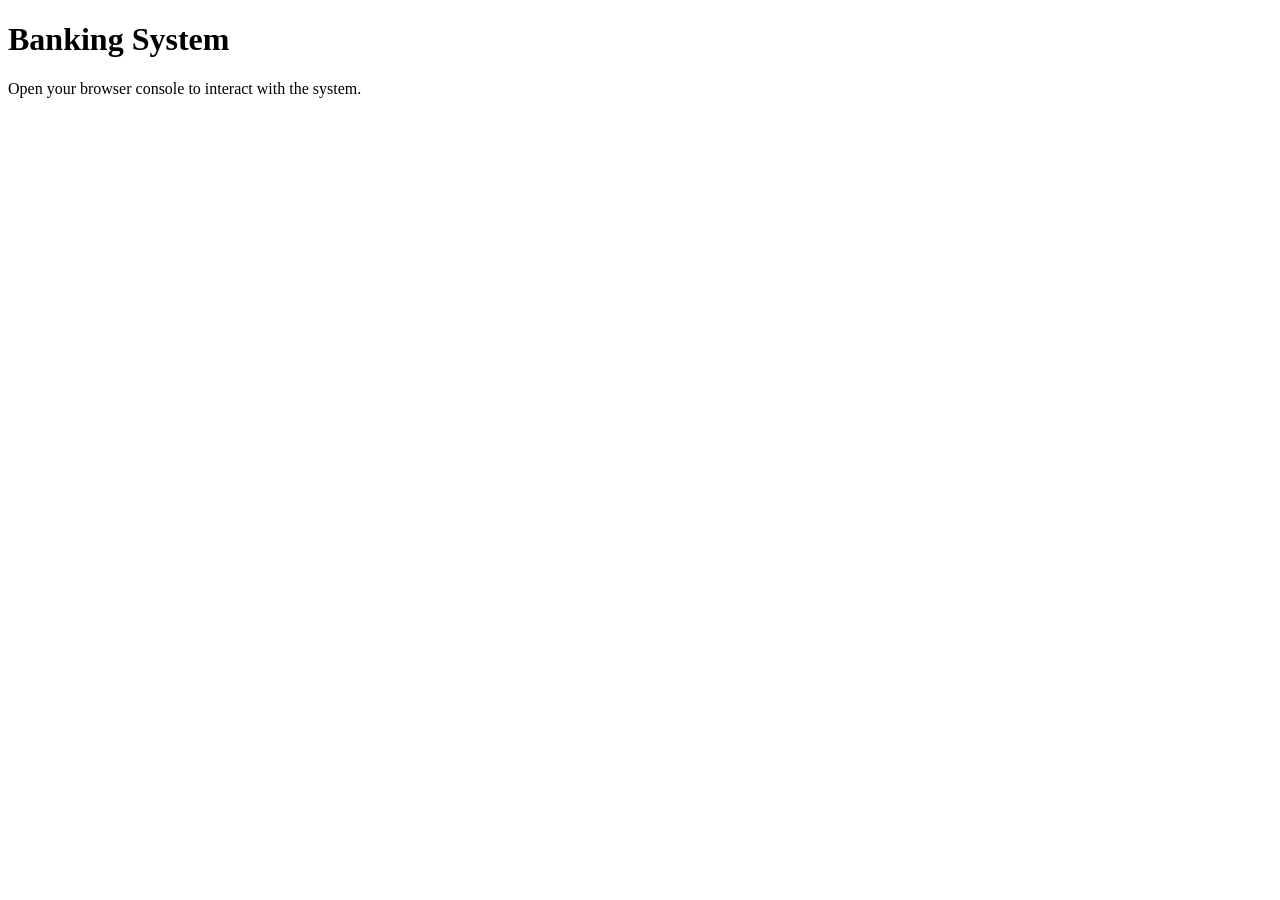
<file: index.html>
<!DOCTYPE html>
<html lang="en">
<head>
  <meta charset="UTF-8" />
  <title>Banking System</title>
  <link rel="icon" href="data:," /> 
</head>
<body>
  <h1>Banking System</h1>
  <p>Open your browser console to interact with the system.</p>

  <script type="module" src="./index.js"></script>
</body>
</html>
</file>
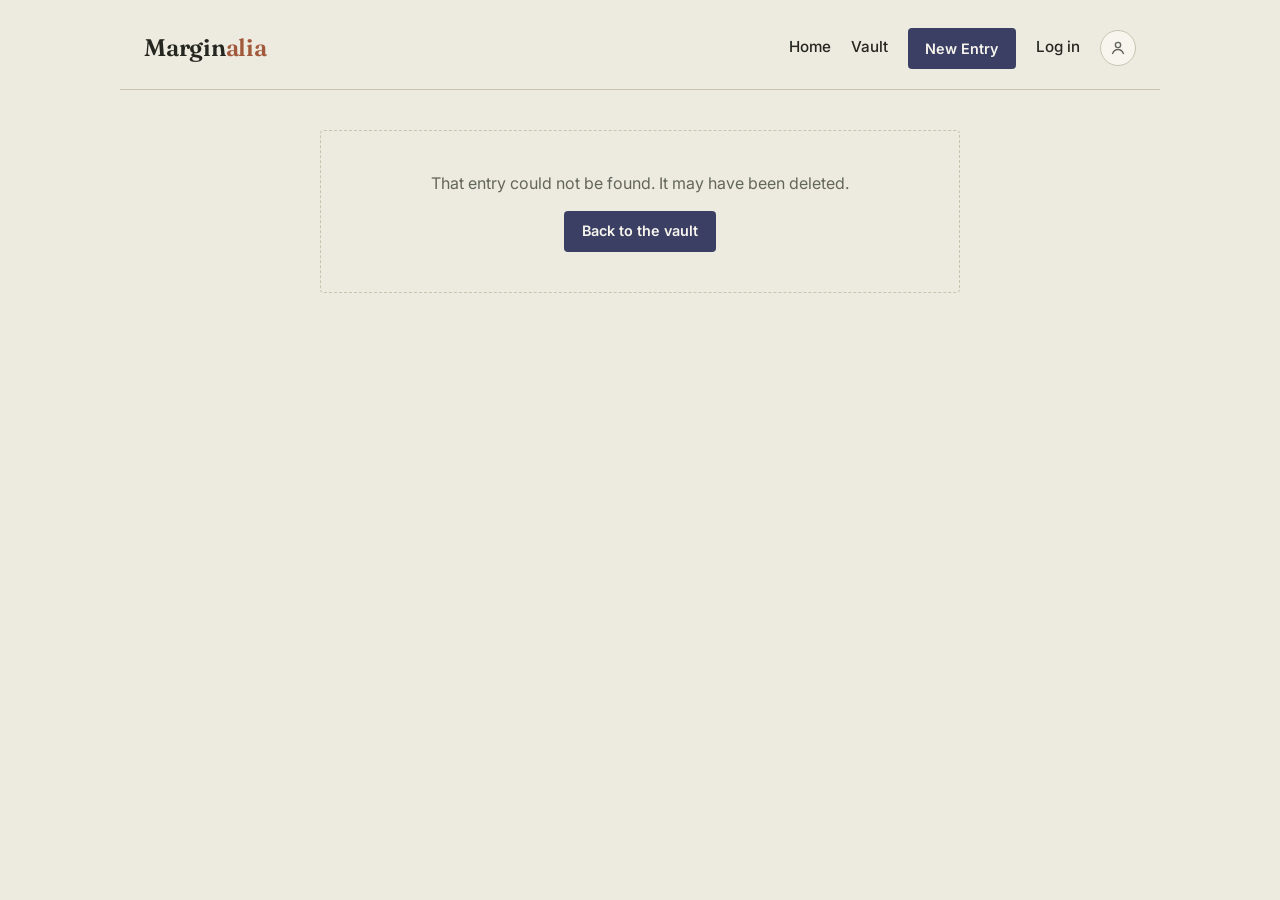
<file: entry.html>
<!DOCTYPE html>
<html lang="en">
<head>
  <meta charset="UTF-8" />
  <meta name="viewport" content="width=device-width, initial-scale=1.0" />
  <title>Marginalia — Entry</title>
  <link rel="stylesheet" href="styles.css" />
</head>
<body>

  <header class="site-header">
    <a href="index.html" class="wordmark">Margin<span>alia</span></a>
    <nav class="main-nav">
      <a href="index.html" class="nav-link">Home</a>
      <a href="vault.html" class="nav-link">Vault</a>
      <a href="new-entry.html" class="btn btn-primary">New Entry</a>
      <a href="profile.html" class="avatar" title="Profile">
        <svg viewBox="0 0 24 24" fill="none" stroke="currentColor" stroke-width="1.8">
          <circle cx="12" cy="8" r="3.5"></circle>
          <path d="M4.5 20c1.5-4 5-6 7.5-6s6 2 7.5 6"></path>
        </svg>
      </a>
    </nav>
  </header>

  <main class="page">
    <article class="reading" id="reading">
      <p class="empty-state">Loading entry...</p>
    </article>
  </main>

  <script src="storage.js"></script>
  <script src="auth.js"></script>
  <script src="entry.js"></script>
</body>
</html>
</file>
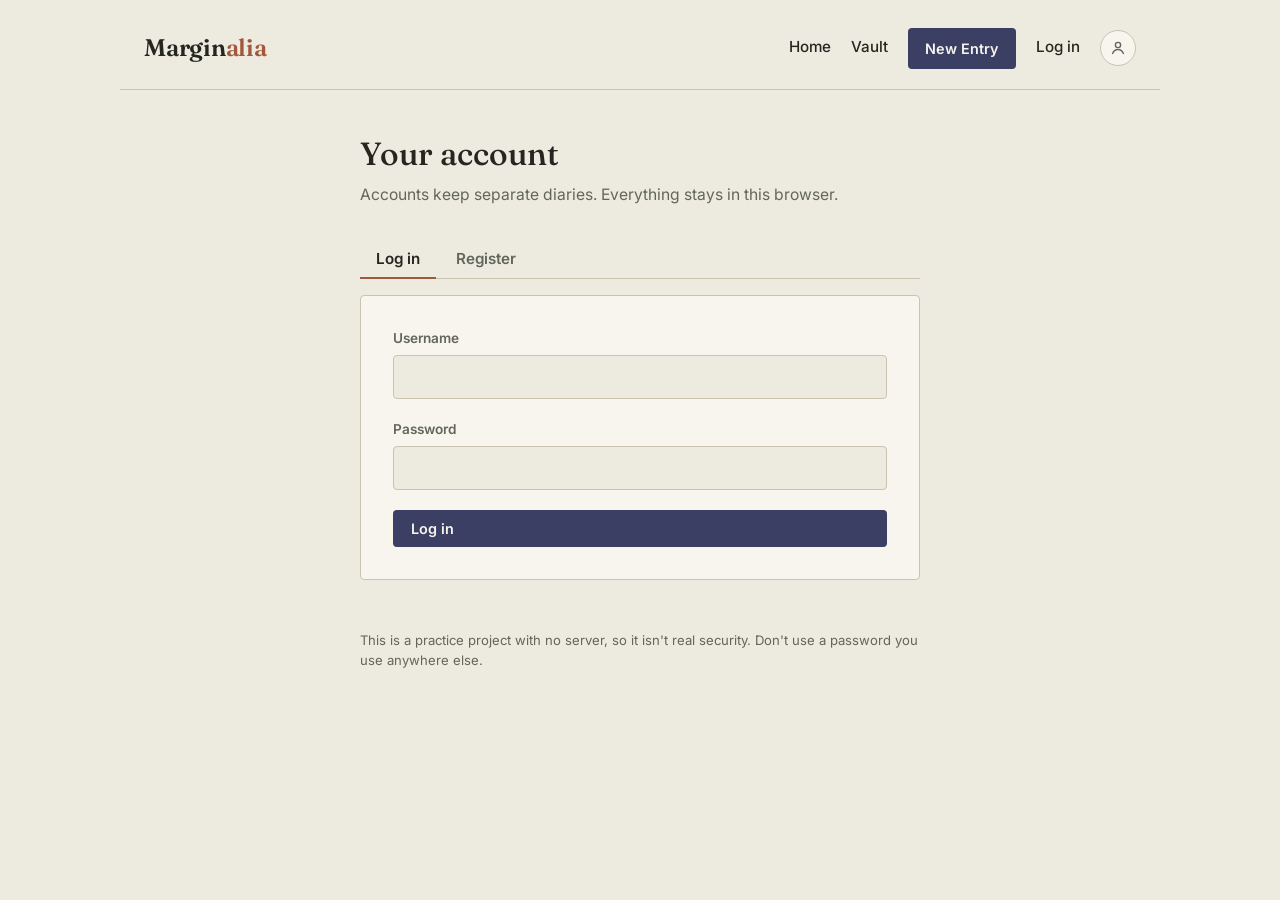
<file: login.html>
<!DOCTYPE html>
<html lang="en">
<head>
  <meta charset="UTF-8" />
  <meta name="viewport" content="width=device-width, initial-scale=1.0" />
  <title>Marginalia — Log in</title>
  <link rel="stylesheet" href="styles.css" />
</head>
<body>

  <header class="site-header">
    <a href="index.html" class="wordmark">Margin<span>alia</span></a>
    <nav class="main-nav">
      <a href="index.html" class="nav-link">Home</a>
      <a href="vault.html" class="nav-link">Vault</a>
      <a href="new-entry.html" class="btn btn-primary">New Entry</a>
      <a href="profile.html" class="avatar" title="Profile">
        <svg viewBox="0 0 24 24" fill="none" stroke="currentColor" stroke-width="1.8">
          <circle cx="12" cy="8" r="3.5"></circle>
          <path d="M4.5 20c1.5-4 5-6 7.5-6s6 2 7.5 6"></path>
        </svg>
      </a>
    </nav>
  </header>

  <main class="page">
    <div class="entry-form-wrap">
      <div class="page-intro">
        <h1 class="page-title">Your account</h1>
        <p class="page-subtitle">Accounts keep separate diaries. Everything stays in this browser.</p>
      </div>

      <div class="tabs" role="tablist">
        <button type="button" class="tab active" id="tab-login" role="tab" aria-selected="true">Log in</button>
        <button type="button" class="tab" id="tab-register" role="tab" aria-selected="false">Register</button>
      </div>

      <form class="entry-form" id="login-form">
        <div class="field">
          <label for="login-user">Username</label>
          <input type="text" id="login-user" autocomplete="username" required />
        </div>
        <div class="field">
          <label for="login-pass">Password</label>
          <input type="password" id="login-pass" autocomplete="current-password" required />
        </div>
        <button type="submit" class="btn btn-primary">Log in</button>
      </form>

      <form class="entry-form" id="register-form" hidden>
        <div class="field">
          <label for="reg-user">Choose a username</label>
          <input type="text" id="reg-user" autocomplete="username" maxlength="20" required />
        </div>
        <div class="field">
          <label for="reg-pass">Choose a password</label>
          <input type="password" id="reg-pass" autocomplete="new-password" minlength="6" required />
        </div>
        <button type="submit" class="btn btn-primary">Create account</button>
      </form>

      <p class="form-message" id="auth-message" role="alert"></p>
      <p class="form-note">This is a practice project with no server, so it isn't real security. Don't use a password you use anywhere else.</p>
    </div>
  </main>

  <script src="storage.js"></script>
  <script src="auth.js"></script>
  <script src="login.js"></script>
</body>
</html>
</file>
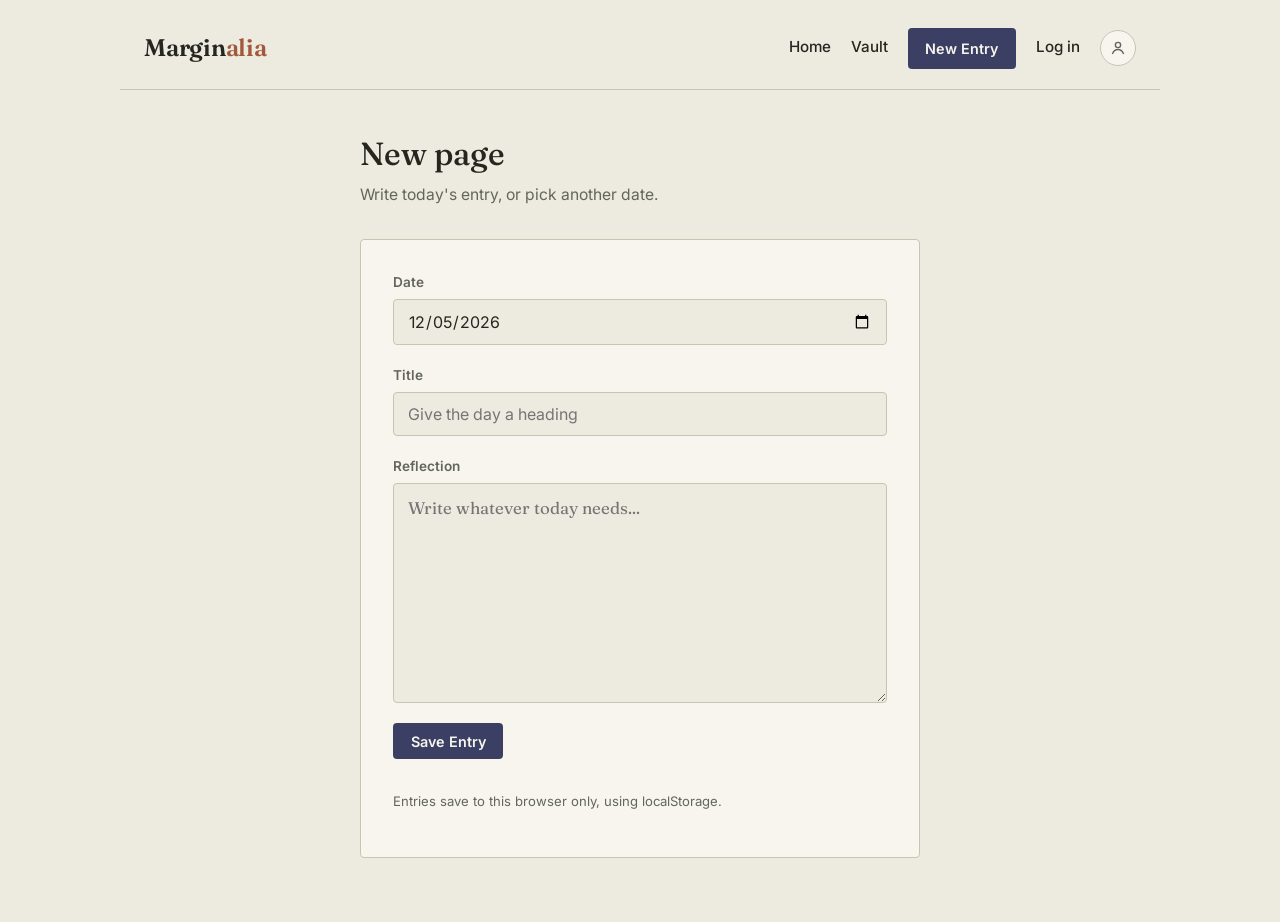
<file: new-entry.html>
<!DOCTYPE html>
<html lang="en">
<head>
  <meta charset="UTF-8" />
  <meta name="viewport" content="width=device-width, initial-scale=1.0" />
  <title>Marginalia — New Entry</title>
  <link rel="stylesheet" href="styles.css" />
</head>
<body>

  <header class="site-header">
    <a href="index.html" class="wordmark">Margin<span>alia</span></a>
    <nav class="main-nav">
      <a href="index.html" class="nav-link">Home</a>
      <a href="vault.html" class="nav-link">Vault</a>
      <a href="new-entry.html" class="btn btn-primary">New Entry</a>
      <a href="profile.html" class="avatar" title="Profile">
        <svg viewBox="0 0 24 24" fill="none" stroke="currentColor" stroke-width="1.8">
          <circle cx="12" cy="8" r="3.5"></circle>
          <path d="M4.5 20c1.5-4 5-6 7.5-6s6 2 7.5 6"></path>
        </svg>
      </a>
    </nav>
  </header>

  <main class="page">
    <div class="entry-form-wrap">
      <div class="page-intro">
        <h1 class="page-title" id="form-heading">New page</h1>
        <p class="page-subtitle" id="form-subtitle">Write today's entry, or pick another date.</p>
      </div>

      <form class="entry-form" id="entry-form">
        <div class="field">
          <label for="entry-date">Date</label>
          <input type="date" id="entry-date" name="date" required />
        </div>

        <div class="field">
          <label for="entry-title">Title</label>
          <input type="text" id="entry-title" name="title" placeholder="Give the day a heading" maxlength="80" required />
        </div>

        <div class="field">
          <label for="entry-body">Reflection</label>
          <textarea id="entry-body" name="body" placeholder="Write whatever today needs..." required></textarea>
        </div>

        <div class="form-footer">
          <button type="submit" class="btn btn-primary" id="save-btn">Save Entry</button>
          <span class="save-confirm" id="save-confirm" role="status">Saved to your vault ✓</span>
        </div>
        <p class="form-note" id="form-note">Entries save to this browser only, using localStorage.</p>
      </form>
    </div>
  </main>

  <script src="storage.js"></script>
  <script src="auth.js"></script>
  <script src="new-entry.js"></script>
</body>
</html>
</file>
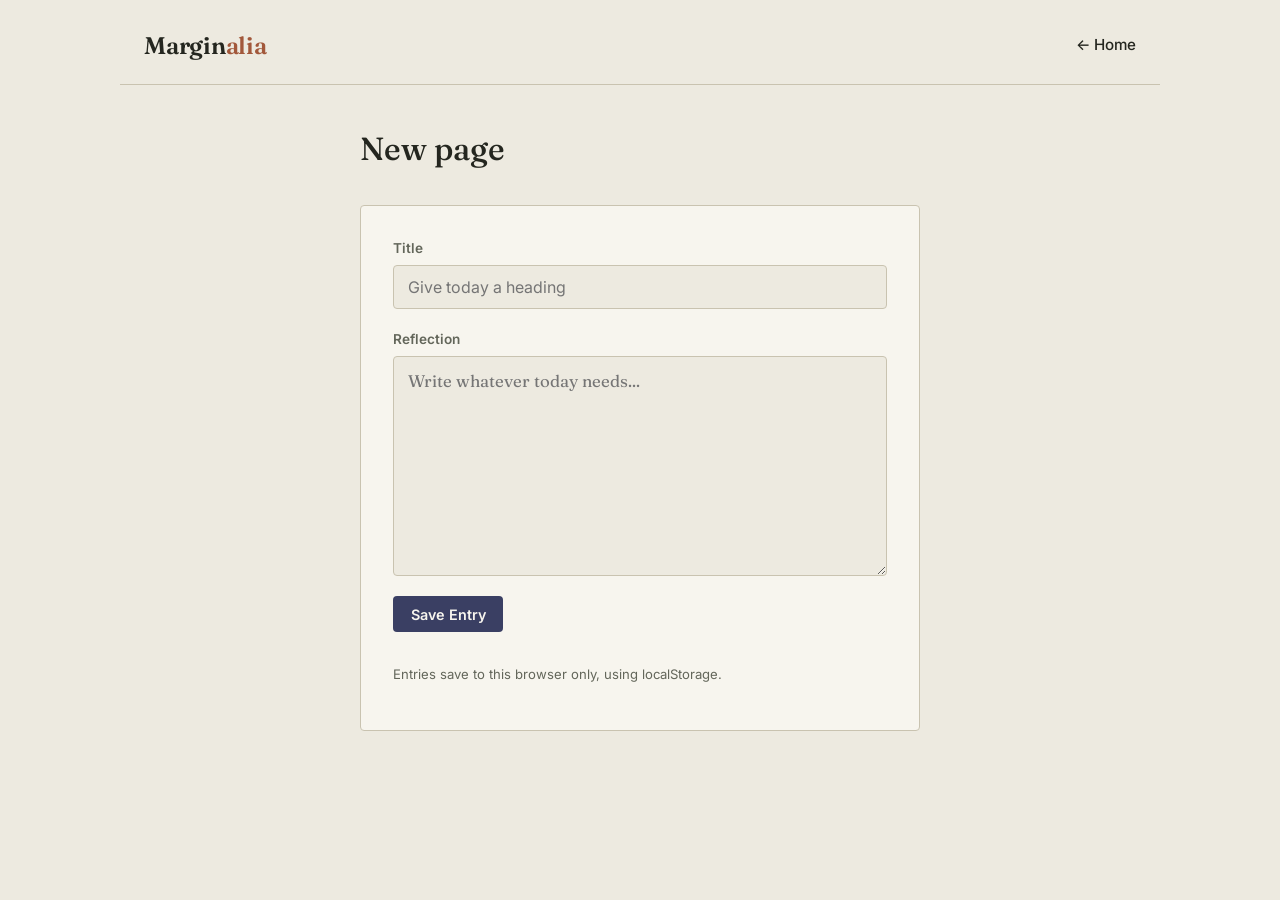
<file: newentry.html>
<!DOCTYPE html>
<html lang="en">
<head>
  <meta charset="UTF-8" />
  <meta name="viewport" content="width=device-width, initial-scale=1.0" />
  <title>Marginalia — New Entry</title>
  <link rel="stylesheet" href="styles.css" />
</head>
<body>

  <header class="site-header">
    <a href="index.html" class="wordmark">Margin<span>alia</span></a>
    <nav class="main-nav">
      <a href="index.html" class="nav-link">&larr; Home</a>
    </nav>
  </header>

  <main class="page">
    <div class="entry-form-wrap">
      <div class="page-intro">
        <h1 class="page-title">New page</h1>
        <p class="page-subtitle" id="today-label"></p>
      </div>

      <form class="entry-form" id="entry-form">
        <div class="field">
          <label for="entry-title">Title</label>
          <input type="text" id="entry-title" name="title" placeholder="Give today a heading" required />
        </div>

        <div class="field">
          <label for="entry-body">Reflection</label>
          <textarea id="entry-body" name="body" placeholder="Write whatever today needs..." required></textarea>
        </div>

        <div class="form-footer">
          <button type="submit" class="btn btn-primary" id="save-btn">Save Entry</button>
          <span class="save-confirm" id="save-confirm">Saved to your vault ✓</span>
        </div>
        <p class="form-note">Entries save to this browser only, using localStorage.</p>
      </form>
    </div>
  </main>

  <script src="storage.js"></script>
  <script src="new-entry.js"></script>
</body>
</html>
</file>
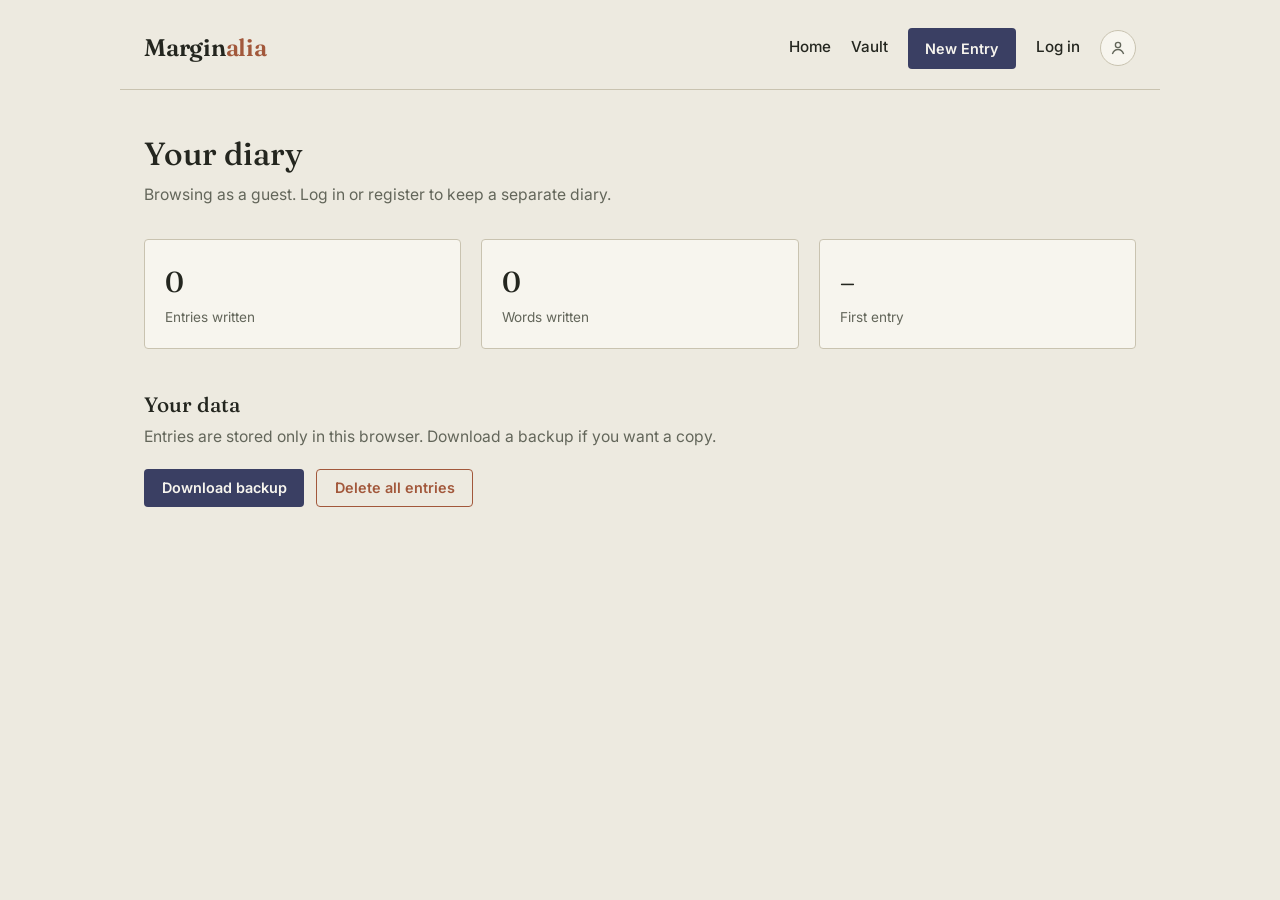
<file: profile.html>
<!DOCTYPE html>
<html lang="en">
<head>
  <meta charset="UTF-8" />
  <meta name="viewport" content="width=device-width, initial-scale=1.0" />
  <title>Marginalia — Profile</title>
  <link rel="stylesheet" href="styles.css" />
</head>
<body>

  <header class="site-header">
    <a href="index.html" class="wordmark">Margin<span>alia</span></a>
    <nav class="main-nav">
      <a href="index.html" class="nav-link">Home</a>
      <a href="vault.html" class="nav-link">Vault</a>
      <a href="new-entry.html" class="btn btn-primary">New Entry</a>
      <a href="profile.html" class="avatar" title="Profile">
        <svg viewBox="0 0 24 24" fill="none" stroke="currentColor" stroke-width="1.8">
          <circle cx="12" cy="8" r="3.5"></circle>
          <path d="M4.5 20c1.5-4 5-6 7.5-6s6 2 7.5 6"></path>
        </svg>
      </a>
    </nav>
  </header>

  <main class="page">
    <div class="page-intro">
      <h1 class="page-title">Your diary</h1>
      <p class="page-subtitle" id="who">A summary of what's saved in this browser.</p>
    </div>

    <section class="stats">
      <div class="stat">
        <span class="stat-number" id="stat-count">0</span>
        <span class="stat-label">Entries written</span>
      </div>
      <div class="stat">
        <span class="stat-number" id="stat-words">0</span>
        <span class="stat-label">Words written</span>
      </div>
      <div class="stat">
        <span class="stat-number" id="stat-first">–</span>
        <span class="stat-label">First entry</span>
      </div>
    </section>

    <section class="profile-actions">
      <h2 class="section-title">Your data</h2>
      <p class="page-subtitle">Entries are stored only in this browser. Download a backup if you want a copy.</p>
      <div class="action-row">
        <button type="button" class="btn btn-primary" id="export-btn">Download backup</button>
        <button type="button" class="btn btn-danger" id="clear-btn">Delete all entries</button>
      </div>
      <p class="save-confirm" id="profile-message"></p>
    </section>
  </main>

  <script src="storage.js"></script>
  <script src="auth.js"></script>
  <script src="profile.js"></script>
</body>
</html>
</file>
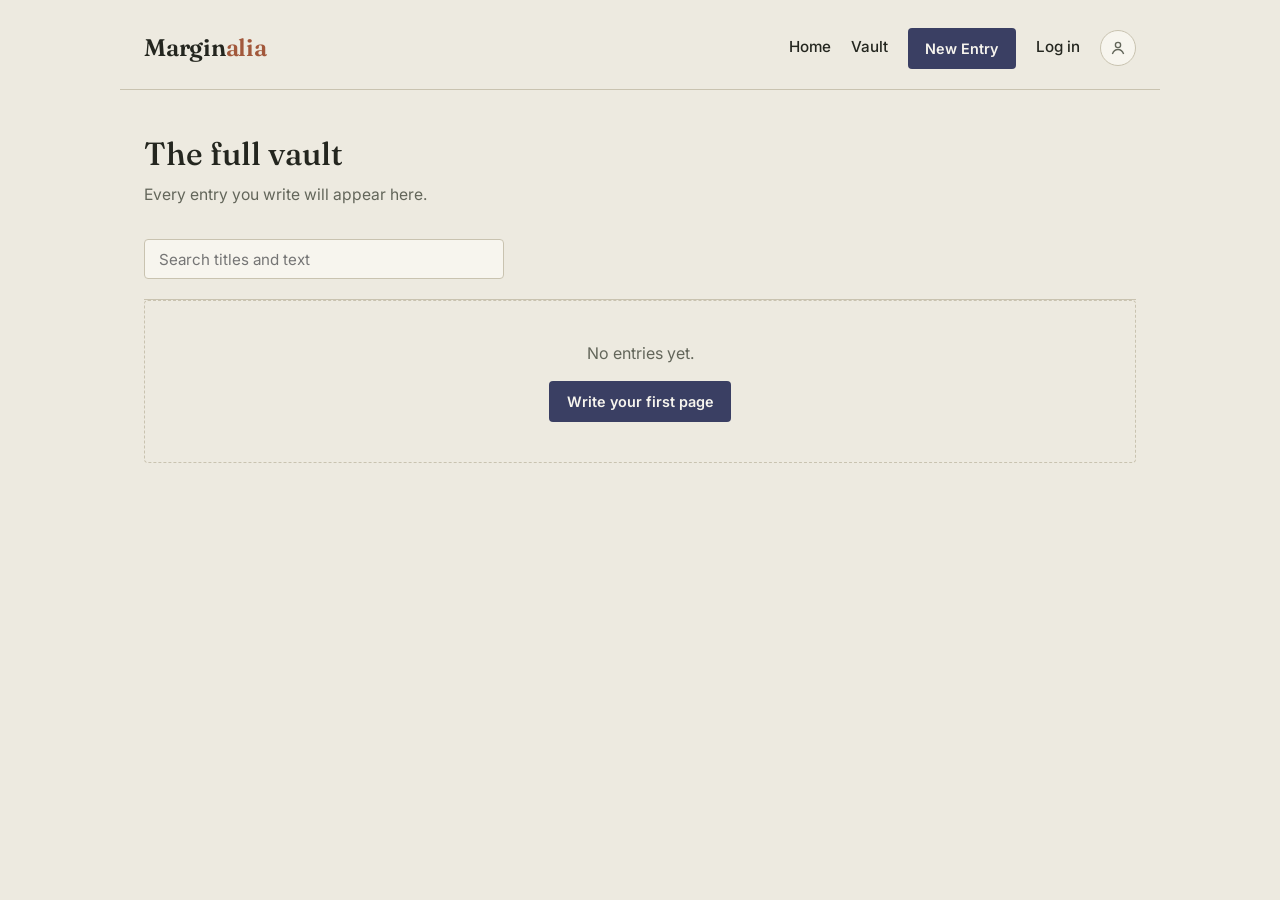
<file: vault.html>
<!DOCTYPE html>
<html lang="en">
<head>
  <meta charset="UTF-8" />
  <meta name="viewport" content="width=device-width, initial-scale=1.0" />
  <title>Marginalia — Vault</title>
  <link rel="stylesheet" href="styles.css" />
</head>
<body>

  <header class="site-header">
    <a href="index.html" class="wordmark">Margin<span>alia</span></a>
    <nav class="main-nav">
      <a href="index.html" class="nav-link">Home</a>
      <a href="vault.html" class="nav-link">Vault</a>
      <a href="new-entry.html" class="btn btn-primary">New Entry</a>
      <a href="profile.html" class="avatar" title="Profile">
        <svg viewBox="0 0 24 24" fill="none" stroke="currentColor" stroke-width="1.8">
          <circle cx="12" cy="8" r="3.5"></circle>
          <path d="M4.5 20c1.5-4 5-6 7.5-6s6 2 7.5 6"></path>
        </svg>
      </a>
    </nav>
  </header>

  <main class="page">
    <div class="page-intro">
      <h1 class="page-title">The full vault</h1>
      <p class="page-subtitle" id="vault-count">Every entry you've written, newest first.</p>
    </div>

    <div class="toolbar">
      <label class="visually-hidden" for="search">Search entries</label>
      <input type="search" id="search" class="search-input" placeholder="Search titles and text" />
    </div>

    <div class="ledger" id="ledger">
      <!-- Milestone 1: hardcoded full-width rows to test the layout.
           Milestone 5 replaces these with every entry from localStorage. -->
      <div class="ledger-row">
        <span class="ledger-date">14 Mar 2026</span>
        <div>
          <h2 class="ledger-title">A slow Sunday</h2>
          <p class="ledger-body">Spent the morning re-reading old notes and realised how much has shifted since January.</p>
        </div>
      </div>
      <div class="ledger-row">
        <span class="ledger-date">12 Mar 2026</span>
        <div>
          <h2 class="ledger-title">Small win at work</h2>
          <p class="ledger-body">Finally fixed the bug that had been sitting in the tracker for two weeks.</p>
        </div>
      </div>
    </div>
  </main>

  <script src="storage.js"></script>
  <script src="auth.js"></script>
  <script src="vault.js"></script>
</body>
</html>
</file>
<file: styles.css>
/* ============================================
   Marginalia — a paper-ledger digital diary
   ============================================ */

@import url('https://fonts.googleapis.com/css2?family=Fraunces:opsz,wght@9..144,400;9..144,500;9..144,600&family=Inter:wght@400;500;600&display=swap');

:root {
  --paper: #edeae0;
  --paper-raised: #f7f5ee;
  --ink: #24261f;
  --ink-soft: #63665a;
  --indigo: #3a3f63;
  --indigo-dark: #2a2e49;
  --clay: #a2583b;
  --line: #c9c3b0;
  --line-soft: #dcd8c9;
  --radius: 4px;
  --max-width: 1040px;
}

* {
  box-sizing: border-box;
}

html {
  -webkit-font-smoothing: antialiased;
}

body {
  margin: 0;
  background: var(--paper);
  color: var(--ink);
  font-family: 'Inter', system-ui, sans-serif;
  line-height: 1.5;
}

@media (prefers-reduced-motion: reduce) {
  * {
    animation-duration: 0.01ms !important;
    transition-duration: 0.01ms !important;
  }
}

a {
  color: var(--indigo);
}

/* ---------- Header / nav ---------- */

.site-header {
  display: flex;
  align-items: center;
  justify-content: space-between;
  max-width: var(--max-width);
  margin: 0 auto;
  padding: 1.75rem 1.5rem 1.25rem;
  border-bottom: 1px solid var(--line);
}

.wordmark {
  font-family: 'Fraunces', serif;
  font-size: 1.5rem;
  font-weight: 600;
  color: var(--ink);
  text-decoration: none;
  letter-spacing: -0.01em;
}

.wordmark span {
  color: var(--clay);
}

.main-nav {
  display: flex;
  align-items: center;
  gap: 1.25rem;
}

.nav-link {
  font-size: 0.95rem;
  font-weight: 500;
  color: var(--ink);
  text-decoration: none;
  position: relative;
  padding-bottom: 2px;
}

.nav-link::after {
  content: '';
  position: absolute;
  left: 0;
  right: 0;
  bottom: -2px;
  height: 1px;
  background: var(--clay);
  transform: scaleX(0);
  transform-origin: right;
  transition: transform 0.2s ease;
}

.nav-link:hover::after {
  transform: scaleX(1);
  transform-origin: left;
}

.btn {
  display: inline-flex;
  align-items: center;
  gap: 0.4rem;
  font-family: 'Inter', sans-serif;
  font-size: 0.9rem;
  font-weight: 600;
  text-decoration: none;
  border: none;
  border-radius: var(--radius);
  padding: 0.6rem 1.1rem;
  cursor: pointer;
  transition: background 0.15s ease;
}

.btn-primary {
  background: var(--indigo);
  color: var(--paper-raised);
}

.btn-primary:hover {
  background: var(--indigo-dark);
}

.avatar {
  width: 36px;
  height: 36px;
  border-radius: 50%;
  background: var(--paper-raised);
  border: 1px solid var(--line);
  display: flex;
  align-items: center;
  justify-content: center;
  color: var(--ink-soft);
  text-decoration: none;
  flex-shrink: 0;
}

.avatar svg {
  width: 18px;
  height: 18px;
}

/* ---------- Page shell ---------- */

.page {
  max-width: var(--max-width);
  margin: 0 auto;
  padding: 2.5rem 1.5rem 4rem;
}

.page-intro {
  margin-bottom: 2rem;
}

.page-title {
  font-family: 'Fraunces', serif;
  font-size: 2rem;
  font-weight: 500;
  margin: 0 0 0.35rem;
}

.page-subtitle {
  color: var(--ink-soft);
  margin: 0;
  font-size: 0.98rem;
}

/* ---------- Home: entry grid ---------- */

.entry-grid {
  display: grid;
  grid-template-columns: repeat(3, 1fr);
  gap: 1.25rem;
}

@media (max-width: 860px) {
  .entry-grid {
    grid-template-columns: repeat(2, 1fr);
  }
}

@media (max-width: 560px) {
  .entry-grid {
    grid-template-columns: 1fr;
  }
}

.entry-card {
  background: var(--paper-raised);
  border: 1px solid var(--line);
  border-radius: var(--radius);
  padding: 1.25rem;
  display: flex;
  flex-direction: column;
  min-height: 168px;
}

.entry-card-date {
  font-size: 0.78rem;
  color: var(--clay);
  font-weight: 600;
  margin-bottom: 0.5rem;
}

.entry-card-title {
  font-family: 'Fraunces', serif;
  font-size: 1.15rem;
  font-weight: 500;
  margin: 0 0 0.5rem;
  color: var(--ink);
}

.entry-card-snippet {
  font-size: 0.9rem;
  color: var(--ink-soft);
  margin: 0;
  overflow: hidden;
  display: -webkit-box;
  -webkit-line-clamp: 4;
  -webkit-box-orient: vertical;
}

/* ---------- Empty state ---------- */

.empty-state {
  border: 1px dashed var(--line);
  border-radius: var(--radius);
  padding: 2.5rem 1.5rem;
  text-align: center;
  color: var(--ink-soft);
}

.empty-state p {
  margin: 0 0 1rem;
}

/* ---------- New entry form ---------- */

.entry-form-wrap {
  max-width: 560px;
  margin: 0 auto;
}

.entry-form {
  background: var(--paper-raised);
  border: 1px solid var(--line);
  border-radius: var(--radius);
  padding: 2rem;
  display: flex;
  flex-direction: column;
  gap: 1.25rem;
}

.field {
  display: flex;
  flex-direction: column;
  gap: 0.4rem;
}

.field label {
  font-size: 0.85rem;
  font-weight: 600;
  color: var(--ink-soft);
}

.field input,
.field textarea {
  font-family: 'Inter', sans-serif;
  font-size: 1rem;
  color: var(--ink);
  background: var(--paper);
  border: 1px solid var(--line);
  border-radius: var(--radius);
  padding: 0.7rem 0.85rem;
  resize: vertical;
}

.field input:focus,
.field textarea:focus {
  outline: 2px solid var(--clay);
  outline-offset: 1px;
}

.field textarea {
  min-height: 220px;
  line-height: 1.6;
  font-family: 'Fraunces', serif;
  font-size: 1.05rem;
}

.form-footer {
  display: flex;
  align-items: center;
  justify-content: space-between;
  gap: 1rem;
}

.form-note {
  font-size: 0.82rem;
  color: var(--ink-soft);
}

.save-confirm {
  font-size: 0.85rem;
  color: var(--indigo);
  font-weight: 600;
  opacity: 0;
  transition: opacity 0.2s ease;
}

.save-confirm.show {
  opacity: 1;
}

/* ---------- Vault: ledger rows ---------- */

.ledger {
  display: flex;
  flex-direction: column;
  border-top: 1px solid var(--line);
}

.ledger-row {
  display: grid;
  grid-template-columns: 140px 1fr;
  gap: 1.5rem;
  padding: 1.4rem 0;
  border-bottom: 1px solid var(--line);
}

@media (max-width: 640px) {
  .ledger-row {
    grid-template-columns: 1fr;
    gap: 0.4rem;
  }
}

.ledger-date {
  font-size: 0.85rem;
  color: var(--clay);
  font-weight: 600;
  padding-top: 0.2rem;
}

.ledger-title {
  font-family: 'Fraunces', serif;
  font-size: 1.2rem;
  font-weight: 500;
  margin: 0 0 0.4rem;
}

.ledger-body {
  color: var(--ink-soft);
  margin: 0;
  font-size: 0.95rem;
}

/* ---------- Entry links ---------- */

.entry-card-title a,
.ledger-title a {
  color: inherit;
  text-decoration: none;
}

.entry-card-title a:hover,
.ledger-title a:hover {
  text-decoration: underline;
  text-decoration-color: var(--clay);
  text-underline-offset: 3px;
}

/* ---------- Single entry page ---------- */

.reading {
  max-width: 640px;
  margin: 0 auto;
}

.reading-body {
  font-family: 'Fraunces', serif;
  font-size: 1.1rem;
  line-height: 1.75;
  white-space: pre-wrap;
  margin-top: 1.5rem;
}

.reading-footer {
  margin-top: 2.5rem;
  font-size: 0.9rem;
}

/* ---------- Profile page ---------- */

.stats {
  display: grid;
  grid-template-columns: repeat(3, 1fr);
  gap: 1.25rem;
  margin-bottom: 2.5rem;
}

@media (max-width: 560px) {
  .stats {
    grid-template-columns: 1fr;
  }
}

.stat {
  background: var(--paper-raised);
  border: 1px solid var(--line);
  border-radius: var(--radius);
  padding: 1.25rem;
  display: flex;
  flex-direction: column;
  gap: 0.25rem;
}

.stat-number {
  font-family: 'Fraunces', serif;
  font-size: 1.8rem;
  font-weight: 500;
}

.stat-label {
  font-size: 0.85rem;
  color: var(--ink-soft);
}

.section-title {
  font-family: 'Fraunces', serif;
  font-size: 1.3rem;
  font-weight: 500;
  margin: 0 0 0.35rem;
}

.action-row {
  display: flex;
  flex-wrap: wrap;
  gap: 0.75rem;
  margin-top: 1.25rem;
}

.btn-danger {
  background: transparent;
  color: var(--clay);
  border: 1px solid var(--clay);
}

.btn-danger:hover {
  background: var(--clay);
  color: var(--paper-raised);
}

.profile-actions .save-confirm {
  margin-top: 1rem;
}

/* ---------- Search, row actions, tabs, messages ---------- */

.visually-hidden {
  position: absolute;
  width: 1px;
  height: 1px;
  overflow: hidden;
  clip: rect(0 0 0 0);
  white-space: nowrap;
}

.toolbar {
  margin-bottom: 1.25rem;
}

.search-input {
  width: 100%;
  max-width: 360px;
  font-family: 'Inter', sans-serif;
  font-size: 0.95rem;
  color: var(--ink);
  background: var(--paper-raised);
  border: 1px solid var(--line);
  border-radius: var(--radius);
  padding: 0.6rem 0.85rem;
}

.search-input:focus {
  outline: 2px solid var(--clay);
  outline-offset: 1px;
}

.row-actions {
  display: flex;
  gap: 1.1rem;
  margin-top: 0.7rem;
}

.link-action {
  font-family: 'Inter', sans-serif;
  font-size: 0.85rem;
  font-weight: 600;
  color: var(--indigo);
  background: none;
  border: none;
  padding: 0;
  cursor: pointer;
  text-decoration: underline;
  text-underline-offset: 3px;
}

.link-danger {
  color: var(--clay);
}

.reading .action-row {
  margin-top: 2rem;
}

.tabs {
  display: flex;
  gap: 0.25rem;
  margin-bottom: 1rem;
  border-bottom: 1px solid var(--line);
}

.tab {
  font-family: 'Inter', sans-serif;
  font-size: 0.95rem;
  font-weight: 600;
  color: var(--ink-soft);
  background: none;
  border: none;
  border-bottom: 2px solid transparent;
  padding: 0.6rem 1rem;
  cursor: pointer;
  margin-bottom: -1px;
}

.tab.active {
  color: var(--ink);
  border-bottom-color: var(--clay);
}

.form-message {
  min-height: 1.4rem;
  margin: 1rem 0 0;
  font-size: 0.9rem;
  font-weight: 600;
  color: var(--clay);
}

.form-message.ok {
  color: var(--indigo);
}

[hidden] {
  display: none !important;
}

/* ---------- Small screens: let the top bar wrap ---------- */

@media (max-width: 640px) {
  .site-header {
    flex-wrap: wrap;
    gap: 0.9rem;
    padding: 1.25rem 1rem 1rem;
  }

  .main-nav {
    flex-wrap: wrap;
    gap: 0.9rem;
  }

  .page {
    padding: 1.75rem 1rem 3rem;
  }

  .entry-form {
    padding: 1.25rem;
  }
}

/* ---------- Home: welcome section ---------- */

.hero {
  margin-bottom: 3.5rem;
}

/* Ruled notebook paper with a margin line: the one memorable element. */
.hero-paper {
  position: relative;
  background-color: var(--paper-raised);
  background-image: repeating-linear-gradient(
    to bottom,
    transparent 0,
    transparent 31px,
    var(--line-soft) 31px,
    var(--line-soft) 32px
  );
  border: 1px solid var(--line);
  border-radius: var(--radius);
  padding: 3rem 2rem 3rem 5.5rem;
}

.hero-paper::before {
  content: '';
  position: absolute;
  top: 0;
  bottom: 0;
  left: 3.5rem;
  width: 1px;
  background: var(--clay);
  opacity: 0.55;
}

.hero-title {
  font-family: 'Fraunces', serif;
  font-weight: 500;
  font-size: clamp(2rem, 5vw, 3.1rem);
  line-height: 1.15;
  letter-spacing: -0.01em;
  margin: 0 0 1.25rem;
  max-width: 16ch;
}

.hero-lead {
  font-size: 1.1rem;
  line-height: 1.6;
  color: var(--ink-soft);
  margin: 0 0 1.75rem;
  max-width: 52ch;
}

.hero-actions {
  display: flex;
  flex-wrap: wrap;
  gap: 0.75rem;
}

.btn-secondary {
  background: var(--paper-raised);
  color: var(--ink);
  border: 1px solid var(--ink-soft);
}

.btn-secondary:hover {
  background: var(--paper);
}

.hero-points {
  list-style: none;
  margin: 2rem 0 0;
  padding: 0;
  display: grid;
  grid-template-columns: repeat(3, 1fr);
  gap: 2rem;
}

.hero-points li {
  border-top: 1px solid var(--line);
  padding-top: 1rem;
}

.hero-points h2 {
  font-family: 'Fraunces', serif;
  font-weight: 500;
  font-size: 1.15rem;
  margin: 0 0 0.4rem;
}

.hero-points p {
  margin: 0;
  font-size: 0.92rem;
  color: var(--ink-soft);
}

@media (max-width: 720px) {
  .hero-paper {
    padding: 2rem 1.25rem 2rem 2.75rem;
  }

  .hero-paper::before {
    left: 1.5rem;
  }

  .hero-points {
    grid-template-columns: 1fr;
    gap: 1.25rem;
  }
}
</file>
